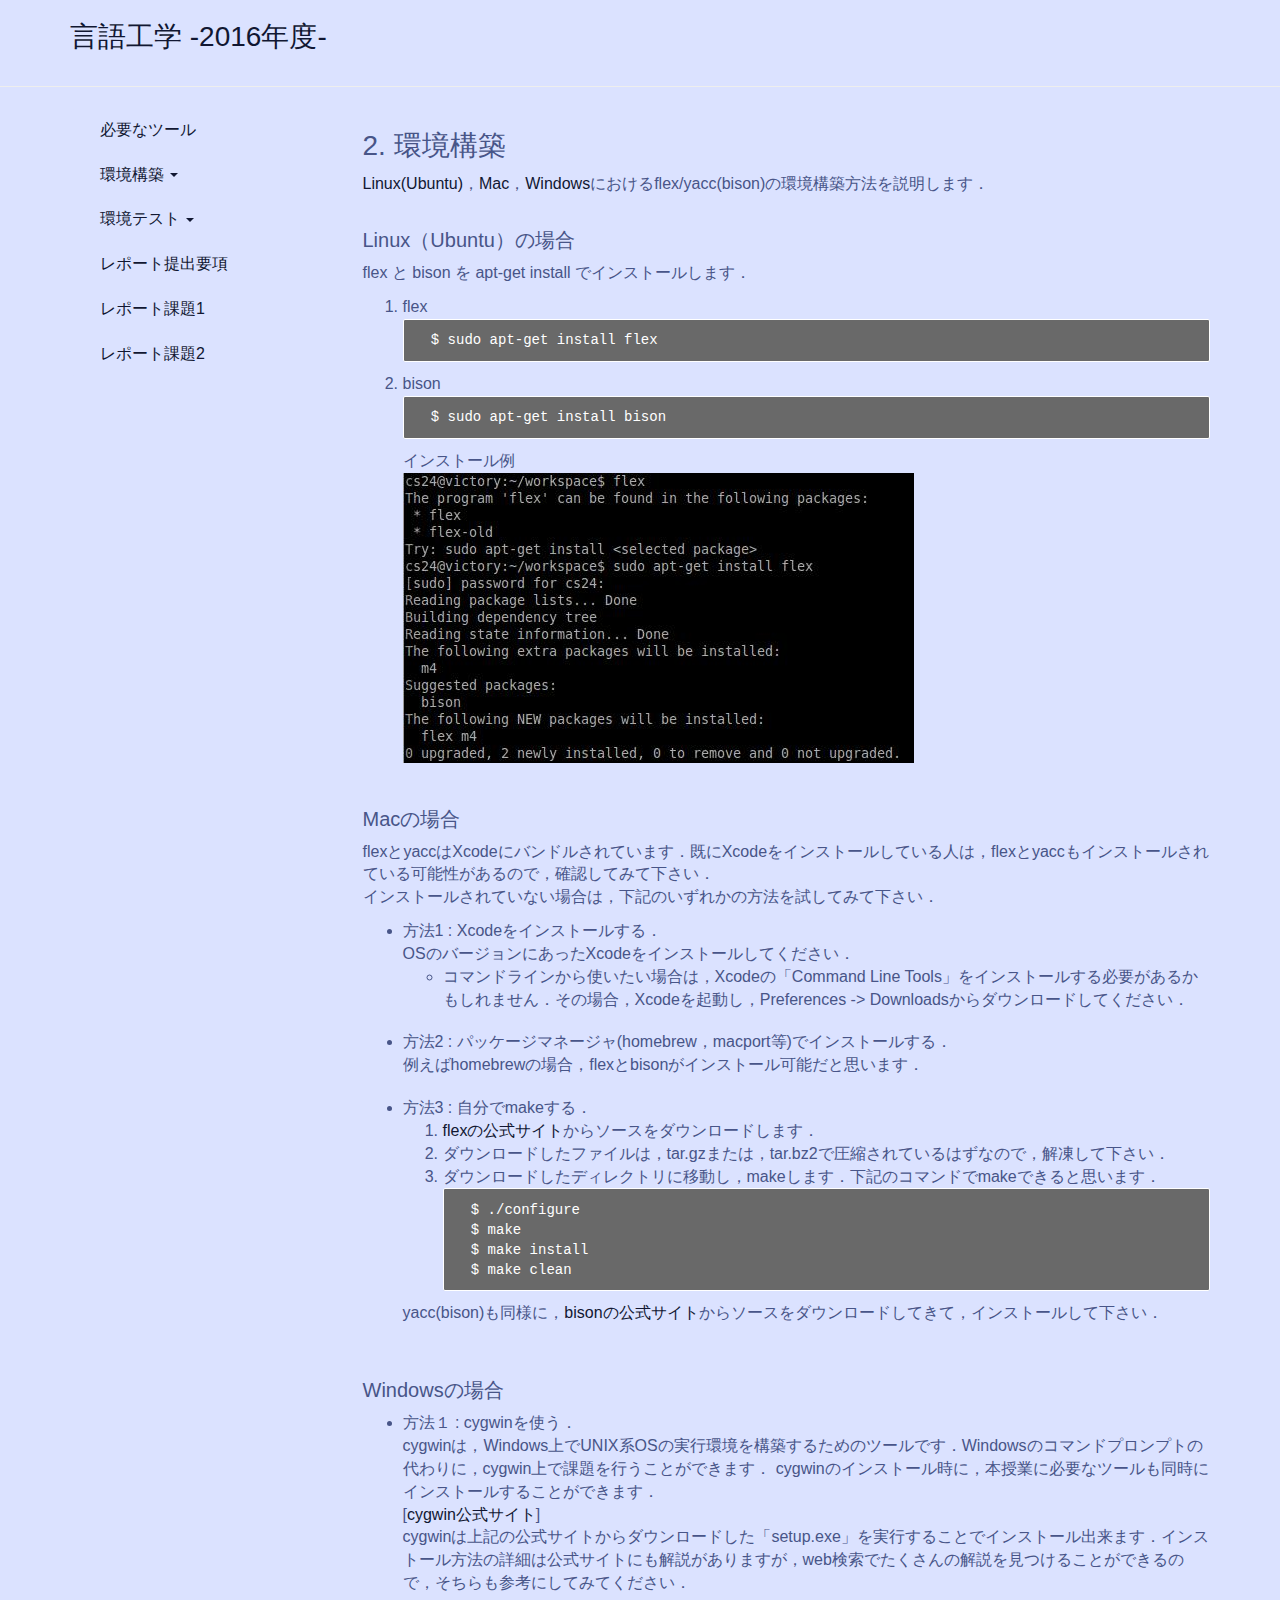
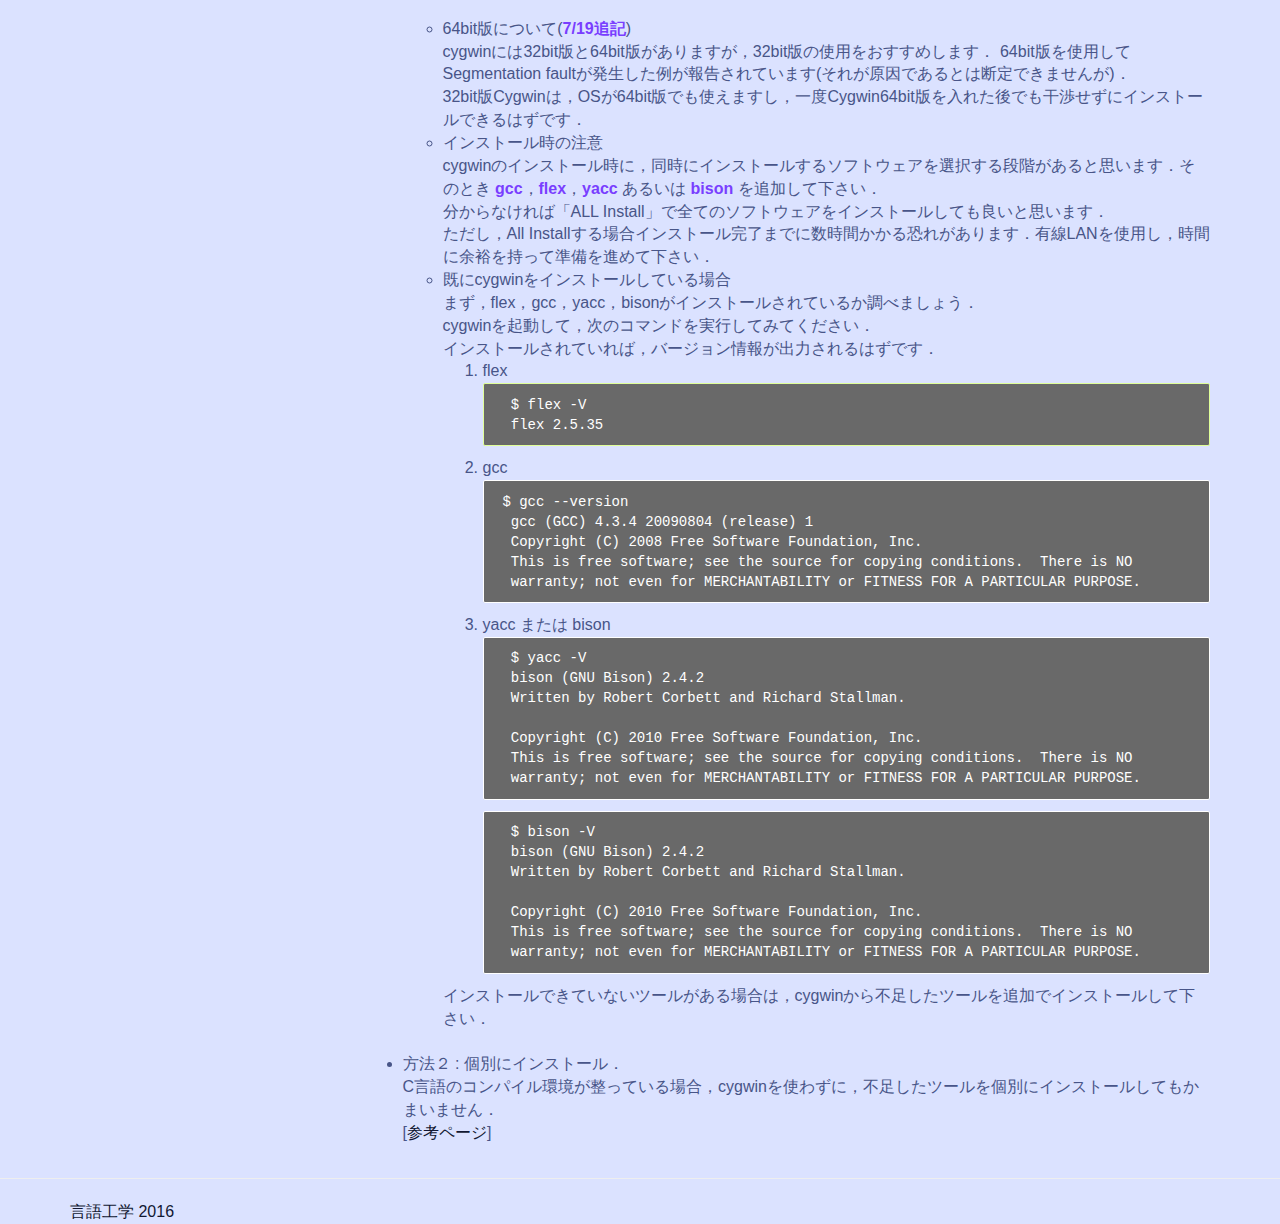
<file: env.html>
<!DOCTYPE html>
<html lang="ja">
  <head>
    <meta charset="utf-8">
    <meta name="description" content="神戸大学情報知能工学科 2015年前期 言語工学 講義ページ">
    <meta name="author" content="Takatori">
    <meta http-equiv="X-UA-Compatible" content="IE=edge">
    <meta name="viewport" content="width=device-width, initial-scale=1">

    <title>言語工学 - 環境構築</title>

    <link href="style.css" rel="stylesheet">
    <link href="common.css" rel="stylesheet">

    <script src="https://ajax.googleapis.com/ajax/libs/jquery/1.11.3/jquery.min.js"></script>
    <script src="js/bootstrap.min.js"></script>
    <script type="text/javascript" src="js/common.js"></script>
  </head>

  <body>

    <header>
      <div class="container">
	<h3><a href="./index.html">言語工学<br class="visible-xs"> -2016年度-</a></h3>
      </div>
    </header>

    <hr>

    <div class="container">
      <div class="row">
	<div class="col-md-3">
	  <div class="menu">
	    <nav class="navbar navbar-default">
	      <div class="navbar-header">
		<button type="button" class="navbar-toggle" data-toggle="collapse" data-target="#gnavi">
		  <span class="sr-only">メニュー</span>
		  <span class="icon-bar"></span>
		  <span class="icon-bar"></span>
		  <span class="icon-bar"></span>
		</button>
	      </div>
	      <div id="gnavi" class="collapse navbar-collapse fix-sidebar">
		<ul class="nav nav-pills nav-stacked" role="complementary">
		  <li>
		    <a href="./tool.html">必要なツール</a>
		  </li>
		  <li class="dropdown">
		    <a class="dropdown-toggle" data-toggle="dropdown" href="./env.html"><span class="link-menu">環境構築</span> <span class="caret"></span></a>
		    <ul class="dropdown-menu pull-right">
		      <li><a href="./env.html#config_linux">Linux（Ubuntu）</a></li>
		      <li><a href="./env.html#config_mac">Mac</a></li>
		      <li><a href="./env.html#config_win">Windows</a></li>
		    </ul>
		  </li>
		  <li class="dropdown">
		    <a class="dropdown-toggle" data-toggle="dropdown" href="./test.html"><span class="link-menu">環境テスト</span> <span class="caret"></span></a>
		    <ul class="dropdown-menu pull-right">
		      <li><a href="./test.html#test_lex">lex</a></li>
		      <li><a href="./test.html#test_yaccbison">yacc/bison</a></li>
		    </ul>
		  </li>
		  <li><a href="./submit.html">レポート提出要項</a></li>
		  <li><a href="./report1.html">レポート課題1</a></li>
		  <li><a href="./report2.html">レポート課題2</a></li>
		</ul>
	      </div>
	    </nav>
	  </div>
	</div>

	<div class="col-md-9">
	  <div class="contents">
	    <h3>2. 環境構築</h3>
	    <div>
	      <a href="#config_linux">Linux(Ubuntu)</a>，<a href="#config_mac">Mac</a>，<a href="#config_win">Windows</a>におけるflex/yacc(bison)の環境構築方法を説明します．
	    </div>

	    <br>

	    <!-- 環境構築 Linux -->
	    <div id="config_linux">
	      <h4>Linux（Ubuntu）の場合</h4>
	      <p>
		flex と bison を apt-get install でインストールします．<br>
	      </p>
	      <ol>
		<li>flex</li>
		<pre class="command">  $ sudo apt-get install flex</pre>
		<li>bison</li>
		<pre class="command">  $ sudo apt-get install bison</pre>
		インストール例<br>
		<img src="./figs/flex1.jpg"/>
	      </ol>
	    </div>

	    <br>

	    <!-- 環境kou/ mac -->
	    <div id="config_mac">
	      <h4>Macの場合</h4>
 	      <p>
		flexとyaccはXcodeにバンドルされています．既にXcodeをインストールしている人は，flexとyaccもインストールされている可能性があるので，確認してみて下さい．<br>
		インストールされていない場合は，下記のいずれかの方法を試してみて下さい．
	      </p>
	      <ul>
		<li style="margin-bottom:20px;">
		  方法1 : Xcodeをインストールする．<br>
		  OSのバージョンにあったXcodeをインストールしてください．<br>
                  <ul>
                    <li>
		      コマンドラインから使いたい場合は，Xcodeの「Command Line Tools」をインストールする必要があるかもしれません．その場合，Xcodeを起動し，Preferences -> Downloadsからダウンロードしてください．
                    </li>
                  </ul>
		</li>
		<li style="margin-bottom:20px;">
		  方法2 : パッケージマネージャ(homebrew，macport等)でインストールする．<br>
		  例えばhomebrewの場合，flexとbisonがインストール可能だと思います．<br>
		</li>
		<li style="margin-bottom:20px;">
		  方法3 : 自分でmakeする．
		  <ol type="1">
		    <li><a href="http://flex.sourceforge.net/">flexの公式サイト</a>からソースをダウンロードします．</li>
		    <li>ダウンロードしたファイルは，tar.gzまたは，tar.bz2で圧縮されているはずなので，解凍して下さい．</li>
		    <li>ダウンロードしたディレクトリに移動し，makeします．下記のコマンドでmakeできると思います．
		      <pre class="command">  $ ./configure
  $ make
  $ make install
  $ make clean</pre>
		    </li>
		  </ol>
		  yacc(bison)も同様に，<a href="http://www.gnu.org/software/bison/">bisonの公式サイト</a>からソースをダウンロードしてきて，インストールして下さい．
		</li>
	      </ul>
	    </div>

	    <br>

	    <!-- 環境構築 Windows -->
	    <div id="config_win">
	      <h4>Windowsの場合</h4>
	      <ul class="width550">
		<li>
		  方法１ : cygwinを使う．<br>
		  cygwinは，Windows上でUNIX系OSの実行環境を構築するためのツールです．Windowsのコマンドプロンプトの代わりに，cygwin上で課題を行うことができます．
		  cygwinのインストール時に，本授業に必要なツールも同時にインストールすることができます．<br>
		  [<a href="http://www.cygwin.com/">cygwin公式サイト</a>]<br>
		  cygwinは上記の公式サイトからダウンロードした「setup.exe」を実行することでインストール出来ます．インストール方法の詳細は公式サイトにも解説がありますが，web検索でたくさんの解説を見つけることができるので，そちらも参考にしてみてください．<br><br>

                  <ul>
                    <li>
                      64bit版について(<strong>7/19追記</strong>)
                      <br>
                      cygwinには32bit版と64bit版がありますが，32bit版の使用をおすすめします．
                      64bit版を使用してSegmentation faultが発生した例が報告されています(それが原因であるとは断定できませんが)．<br>
                      32bit版Cygwinは，OSが64bit版でも使えますし，一度Cygwin64bit版を入れた後でも干渉せずにインストールできるはずです．
                    </li>
		    <li>
                      インストール時の注意<br>
		      cygwinのインストール時に，同時にインストールするソフトウェアを選択する段階があると思います．そのとき <strong>gcc</strong>，<strong>flex</strong>，<strong>yacc</strong> あるいは <strong>bison</strong> を追加して下さい．<br>
		      分からなければ「ALL Install」で全てのソフトウェアをインストールしても良いと思います．<br>
		      ただし，All Installする場合インストール完了までに数時間かかる恐れがあります．有線LANを使用し，時間に余裕を持って準備を進めて下さい．<br>
                    </li>
		    <li>
                      既にcygwinをインストールしている場合<br>
		      まず，flex，gcc，yacc，bisonがインストールされているか調べましょう．<br>
		      cygwinを起動して，次のコマンドを実行してみてください．<br>
		      インストールされていれば，バージョン情報が出力されるはずです．<br>
		      <ol>
		        <li>flex</li>
		        <pre class="command color4">  $ flex -V
  flex 2.5.35</pre>
		        <li>gcc</li>
		        <pre class="command"> $ gcc --version
  gcc (GCC) 4.3.4 20090804 (release) 1
  Copyright (C) 2008 Free Software Foundation, Inc.
  This is free software; see the source for copying conditions.  There is NO
  warranty; not even for MERCHANTABILITY or FITNESS FOR A PARTICULAR PURPOSE.</pre>
		        <li>yacc または bison</li>
		        <pre class="command">  $ yacc -V
  bison (GNU Bison) 2.4.2
  Written by Robert Corbett and Richard Stallman.

  Copyright (C) 2010 Free Software Foundation, Inc.
  This is free software; see the source for copying conditions.  There is NO
  warranty; not even for MERCHANTABILITY or FITNESS FOR A PARTICULAR PURPOSE.</pre>
		        <pre class="command">  $ bison -V
  bison (GNU Bison) 2.4.2
  Written by Robert Corbett and Richard Stallman.

  Copyright (C) 2010 Free Software Foundation, Inc.
  This is free software; see the source for copying conditions.  There is NO
  warranty; not even for MERCHANTABILITY or FITNESS FOR A PARTICULAR PURPOSE.</pre>
		      </ol>
		      インストールできていないツールがある場合は，cygwinから不足したツールを追加でインストールして下さい．<br> <br>
                    </li>
                  </ul>
		</li>
		<li>
		  方法２ : 個別にインストール．<br>
		  C言語のコンパイル環境が整っている場合，cygwinを使わずに，不足したツールを個別にインストールしてもかまいません．<br>
		  [<a href="http://stackoverflow.com/questions/5456011/how-to-compile-lex-yacc-files-on-windows" target="_blank">参考ページ</a>]
		</li>
	      </ul>

	    </div>
	  </div>
	</div>

      </div>

    </div>

    <hr>

    <footer>
      <div class="container">
	<a href="./index.html">言語工学 2016</a><br>
      </div>
    </footer>

  </body>

</html>
</file>
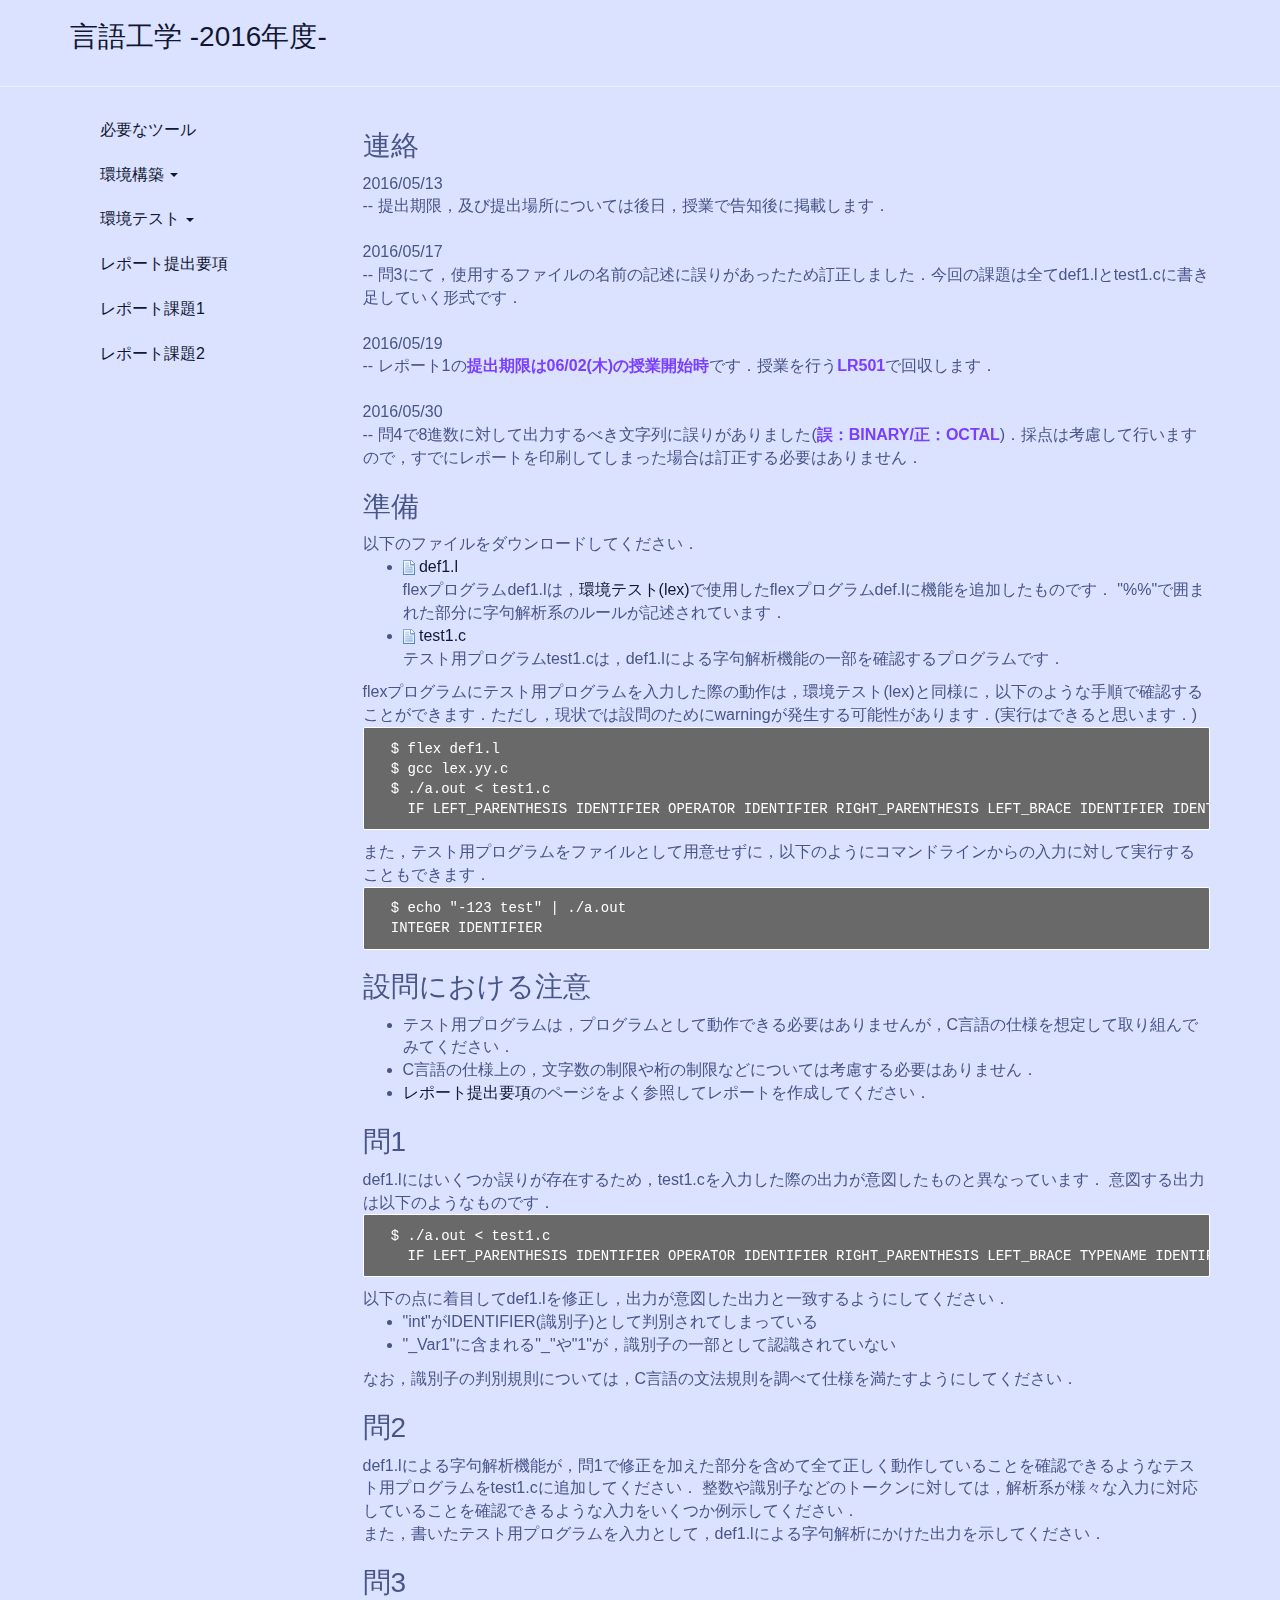
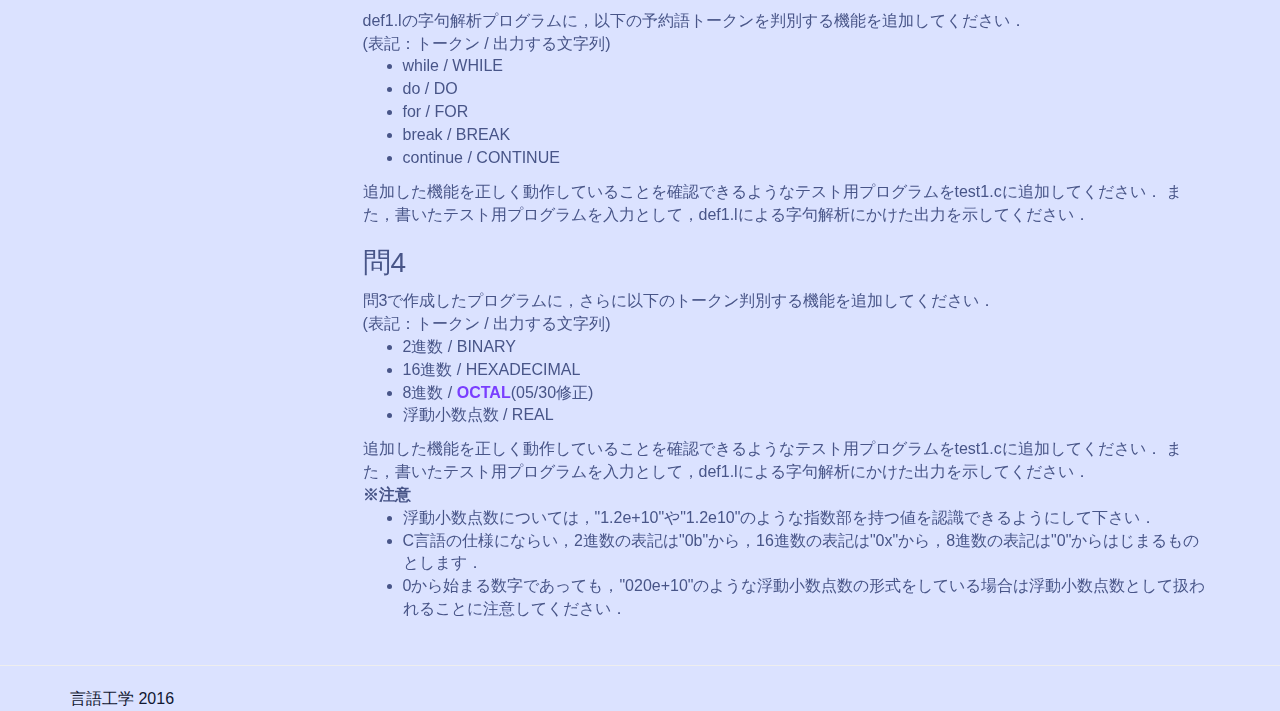
<file: report1.html>
<!DOCTYPE html>
<html lang="ja">
  <head>
    <meta charset="utf-8">
    <meta name="description" content="神戸大学情報知能工学科 2015年前期 言語工学 講義ページ">
    <meta name="author" content="Takatori">
    <meta http-equiv="X-UA-Compatible" content="IE=edge">
    <meta name="viewport" content="width=device-width, initial-scale=1">

    <title>言語工学 - レポート課題1</title>

    <link href="style.css" rel="stylesheet">
    <link href="common.css" rel="stylesheet">

    <script src="https://ajax.googleapis.com/ajax/libs/jquery/1.11.3/jquery.min.js"></script>
    <script src="js/bootstrap.min.js"></script>
    <script type="text/javascript" src="js/common.js"></script>
  </head>

  <body>

    <header>
      <div class="container">
	<h3><a href="./index.html">言語工学<br class="visible-xs"> -2016年度-</a></h3>
      </div>
    </header>

    <hr>

    <div class="container">
      <div class="row">
	<div class="col-md-3">
	  <div class="menu">
            <nav class="navbar navbar-default">
	      <div class="navbar-header">
		<button type="button" class="navbar-toggle" data-toggle="collapse" data-target="#gnavi">
		  <span class="sr-only">メニュー</span>
		  <span class="icon-bar"></span>
		  <span class="icon-bar"></span>
		  <span class="icon-bar"></span>
		</button>
	      </div>
	      <div id="gnavi" class="collapse navbar-collapse fix-sidebar">
		<ul class="nav nav-pills nav-stacked" role="complementary">
		  <li>
		    <a href="./tool.html">必要なツール</a>
		  </li>
		  <li class="dropdown">
		    <a class="dropdown-toggle" data-toggle="dropdown" href="./env.html"><span class="link-menu">環境構築</span> <span class="caret"></span></a>
		    <ul class="dropdown-menu pull-right">
		      <li><a href="./env.html#config_linux">Linux（Ubuntu）</a></li>
		      <li><a href="./env.html#config_mac">Mac</a></li>
		      <li><a href="./env.html#config_win">Windows</a></li>
		    </ul>
		  </li>
		  <li class="dropdown">
		    <a class="dropdown-toggle" data-toggle="dropdown" href="./test.html"><span class="link-menu">環境テスト</span> <span class="caret"></span></a>
		    <ul class="dropdown-menu pull-right">
		      <li><a href="./test.html#test_lex">lex</a></li>
		      <li><a href="./test.html#test_yaccbison">yacc/bison</a></li>
		    </ul>
		  </li>
		  <li><a href="./submit.html">レポート提出要項</a></li>
		  <li><a href="./report1.html">レポート課題1</a></li>
		  <li><a href="./report2.html">レポート課題2</a></li>
		</ul>
	      </div>
	    </nav>
	  </div>
	</div>

	<div class="col-md-9">
	  <div class="contents">
	    <h3>連絡</h3>
	    2016/05/13<br>
	    -- 提出期限，及び提出場所については後日，授業で告知後に掲載します．<br>
            <br>
	    2016/05/17<br>
	    -- 問3にて，使用するファイルの名前の記述に誤りがあったため訂正しました．今回の課題は全てdef1.lとtest1.cに書き足していく形式です．<br>
            <br>
	    2016/05/19<br>
	    -- レポート1の<strong>提出期限は06/02(木)の授業開始時</strong>です．授業を行う<strong>LR501</strong>で回収します．<br>
            <br>
	    2016/05/30<br>
	    -- 問4で8進数に対して出力するべき文字列に誤りがありました(<strong>誤：BINARY/正：OCTAL</strong>)．採点は考慮して行いますので，すでにレポートを印刷してしまった場合は訂正する必要はありません．

	    <h3>準備</h3>
	    以下のファイルをダウンロードしてください．
	    <ul>
	      <li><a href="./src/def1.l" target="_blank"><img src="./figs/ico_file2a_4.gif"> def1.l</a><br>
		flexプログラムdef1.lは，<a href="">環境テスト(lex)</a>で使用したflexプログラムdef.lに機能を追加したものです．
		"%%"で囲まれた部分に字句解析系のルールが記述されています．</li>
	      <li><a href="./src/test1.c" target="_blank"><img src="./figs/ico_file2a_4.gif"> test1.c</a><br>
		テスト用プログラムtest1.cは，def1.lによる字句解析機能の一部を確認するプログラムです．</li>
	    </ul>

	    flexプログラムにテスト用プログラムを入力した際の動作は，環境テスト(lex)と同様に，以下のような手順で確認することができます．ただし，現状では設問のためにwarningが発生する可能性があります．(実行はできると思います．)
	    <pre class="command">
  $ flex def1.l
  $ gcc lex.yy.c
  $ ./a.out < test1.c
    IF LEFT_PARENTHESIS IDENTIFIER OPERATOR IDENTIFIER RIGHT_PARENTHESIS LEFT_BRACE IDENTIFIER IDENTIFIER SEMICOLON IDENTIFIER _IDENTIFIER INTEGER OPERATOR INTEGER SEMICOLON IDENTIFIER OPERATOR _IDENTIFIER INTEGER SEMICOLON RIGHT_BRACE</pre>

	    また，テスト用プログラムをファイルとして用意せずに，以下のようにコマンドラインからの入力に対して実行することもできます．
	    <pre class="command">
  $ echo "-123 test" | ./a.out
  INTEGER IDENTIFIER</pre>

	    <h3>設問における注意</h3>
	    <ul>
	      <li>テスト用プログラムは，プログラムとして動作できる必要はありませんが，C言語の仕様を想定して取り組んでみてください．</li>
	      <li>C言語の仕様上の，文字数の制限や桁の制限などについては考慮する必要はありません．</li>
	      <li><a href="./submit.html">レポート提出要項</a>のページをよく参照してレポートを作成してください．
	    </ul>

	    <h3>問1</h3>
	    def1.lにはいくつか誤りが存在するため，test1.cを入力した際の出力が意図したものと異なっています．
	    意図する出力は以下のようなものです．
	    <pre class="command">
  $ ./a.out < test1.c
    IF LEFT_PARENTHESIS IDENTIFIER OPERATOR IDENTIFIER RIGHT_PARENTHESIS LEFT_BRACE TYPENAME IDENTIFIER SEMICOLON TYPENAME IDENTIFIER OPERATOR INTEGER SEMICOLON IDENTIFIER OPERATOR IDENTIFIER SEMICOLON RIGHT_BRACE</pre>
	    以下の点に着目してdef1.lを修正し，出力が意図した出力と一致するようにしてください．
	    <ul>
	      <li>"int"がIDENTIFIER(識別子)として判別されてしまっている</li>
	      <li>"_Var1"に含まれる"_"や"1"が，識別子の一部として認識されていない</li>
	    </ul>
	    なお，識別子の判別規則については，C言語の文法規則を調べて仕様を満たすようにしてください．

	    <h3>問2</h3>
	    def1.lによる字句解析機能が，問1で修正を加えた部分を含めて全て正しく動作していることを確認できるようなテスト用プログラムをtest1.cに追加してください．
	    整数や識別子などのトークンに対しては，解析系が様々な入力に対応していることを確認できるような入力をいくつか例示してください．<br>
	    また，書いたテスト用プログラムを入力として，def1.lによる字句解析にかけた出力を示してください．

	    <h3>問3</h3>
	    def1.lの字句解析プログラムに，以下の予約語トークンを判別する機能を追加してください．<br>
	    (表記：トークン / 出力する文字列)
	    <ul>
	      <li>while / WHILE</li>
	      <li>do / DO</li>
	      <li>for / FOR</li>
	      <li>break / BREAK</li>
	      <li>continue / CONTINUE</li>
	    </ul>
	    追加した機能を正しく動作していることを確認できるようなテスト用プログラムをtest1.cに追加してください．
	    また，書いたテスト用プログラムを入力として，def1.lによる字句解析にかけた出力を示してください．

	    <h3>問4</h3>
	    問3で作成したプログラムに，さらに以下のトークン判別する機能を追加してください．<br>
	    (表記：トークン / 出力する文字列)
	    <ul>
	      <li>2進数 / BINARY</li>
	      <li>16進数 / HEXADECIMAL</li>
	      <li>8進数 / <strong>OCTAL</strong>(05/30修正)</li>
	      <li>浮動小数点数 / REAL</li>
	    </ul>
	    追加した機能を正しく動作していることを確認できるようなテスト用プログラムをtest1.cに追加してください．
	    また，書いたテスト用プログラムを入力として，def1.lによる字句解析にかけた出力を示してください．
	    <dl>
	      <dt>※注意</dt>
	      <dd>
		<ul>
		  <li>浮動小数点数については，"1.2e+10"や"1.2e10"のような指数部を持つ値を認識できるようにして下さい．</li>

		  <li>C言語の仕様にならい，2進数の表記は"0b"から，16進数の表記は"0x"から，8進数の表記は"0"からはじまるものとします．</li>
		  <li>0から始まる数字であっても，"020e+10"のような浮動小数点数の形式をしている場合は浮動小数点数として扱われることに注意してください．</li>
		</ul>
	      </dd>
	    </dl>

	  </div>
	</div>

      </div>
    </div>
    <hr>
    <footer>
      <div class="container">
	<a href="./index.html">言語工学 2016</a><br>
      </div>
    </footer>

  </body>

</html>
</file>
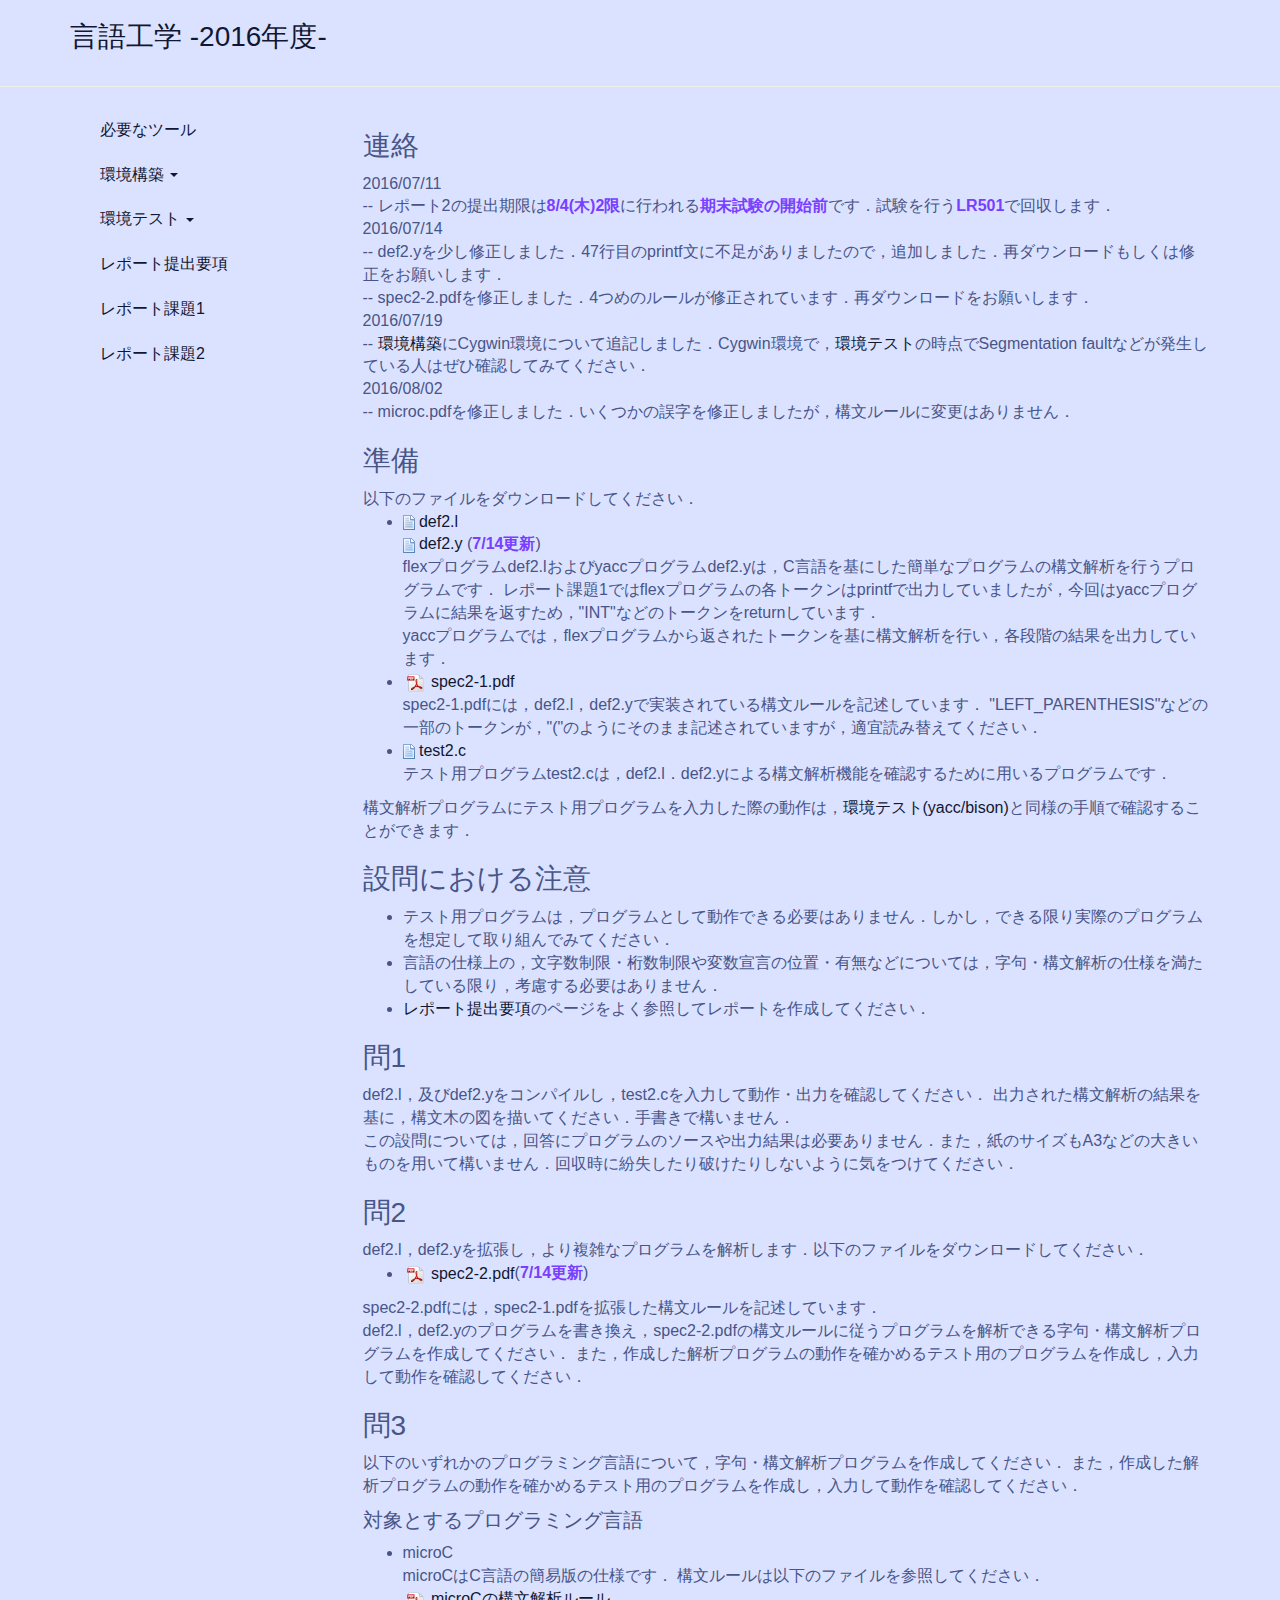
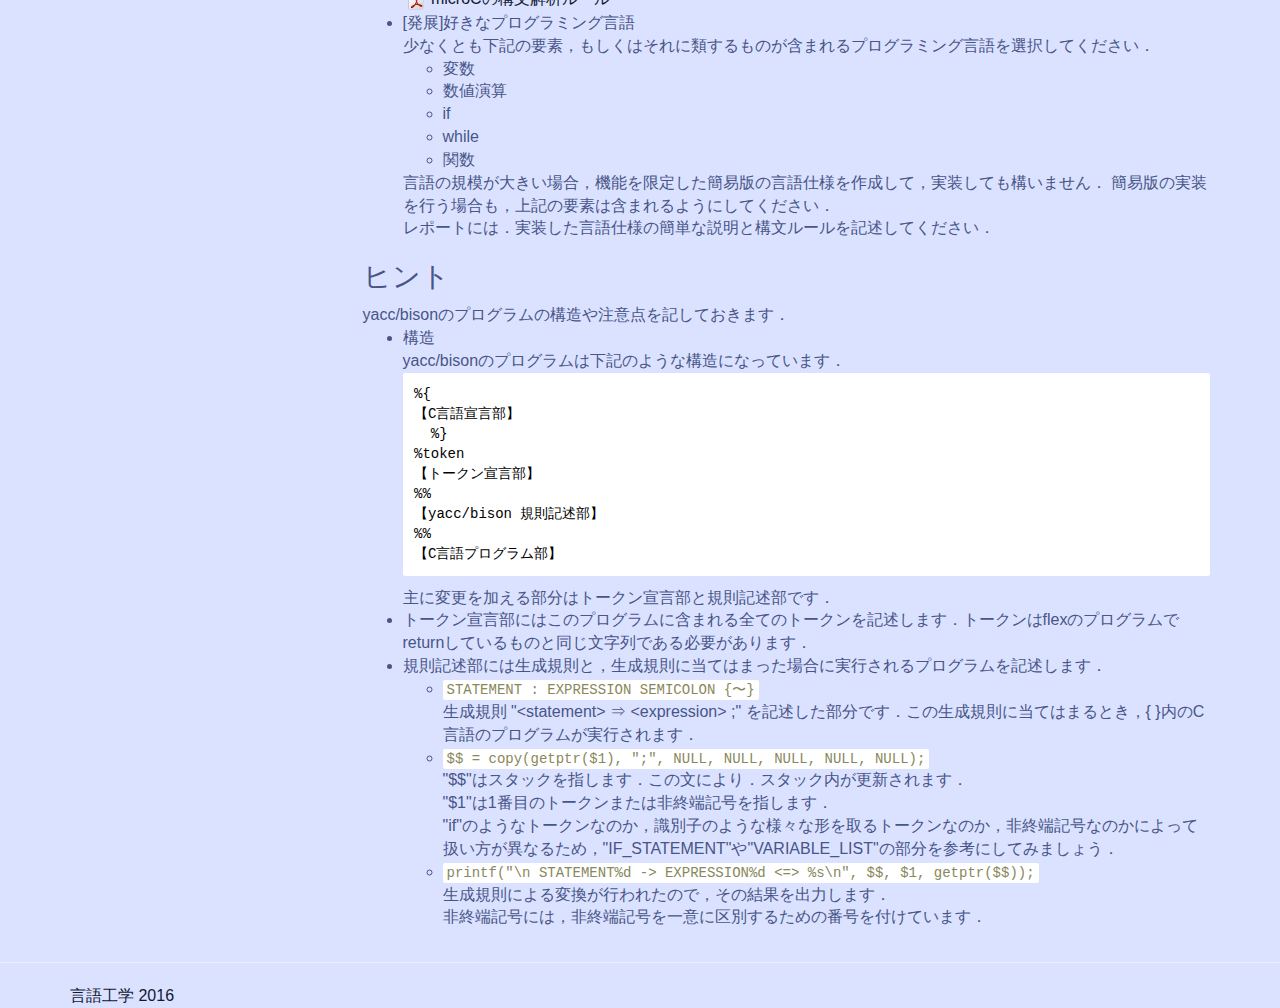
<file: report2.html>
<!DOCTYPE html>
<html lang="ja">
  <head>
    <meta charset="utf-8">
    <meta name="description" content="神戸大学情報知能工学科 2015年前期 言語工学 講義ページ">
    <meta name="author" content="Takatori">
    <meta http-equiv="X-UA-Compatible" content="IE=edge">
    <meta name="viewport" content="width=device-width, initial-scale=1">

    <title>言語工学 - レポート課題2</title>

    <link href="style.css" rel="stylesheet">
    <link href="common.css" rel="stylesheet">

    <script src="https://ajax.googleapis.com/ajax/libs/jquery/1.11.3/jquery.min.js"></script>
    <script src="js/bootstrap.min.js"></script>
    <script type="text/javascript" src="js/common.js"></script>
  </head>

  <body>

    <header>
      <div class="container">
	<h3><a href="./index.html">言語工学<br class="visible-xs"> -2016年度-</a></h3>
      </div>
    </header>

    <hr>

    <div class="container">
      <div class="row">
	<div class="col-md-3">
	  <div class="menu">
            <nav class="navbar navbar-default">
	      <div class="navbar-header">
		<button type="button" class="navbar-toggle" data-toggle="collapse" data-target="#gnavi">
		  <span class="sr-only">メニュー</span>
		  <span class="icon-bar"></span>
		  <span class="icon-bar"></span>
		  <span class="icon-bar"></span>
		</button>
	      </div>
	      <div id="gnavi" class="collapse navbar-collapse fix-sidebar">
		<ul class="nav nav-pills nav-stacked" role="complementary">
		  <li>
		    <a href="./tool.html">必要なツール</a>
		  </li>
		  <li class="dropdown">
		    <a class="dropdown-toggle" data-toggle="dropdown" href="./env.html"><span class="link-menu">環境構築</span> <span class="caret"></span></a>
		    <ul class="dropdown-menu pull-right">
		      <li><a href="./env.html#config_linux">Linux（Ubuntu）</a></li>
		      <li><a href="./env.html#config_mac">Mac</a></li>
		      <li><a href="./env.html#config_win">Windows</a></li>
		    </ul>
		  </li>
		  <li class="dropdown">
		    <a class="dropdown-toggle" data-toggle="dropdown" href="./test.html"><span class="link-menu">環境テスト</span> <span class="caret"></span></a>
		    <ul class="dropdown-menu pull-right">
		      <li><a href="./test.html#test_lex">lex</a></li>
		      <li><a href="./test.html#test_yaccbison">yacc/bison</a></li>
		    </ul>
		  </li>
		  <li><a href="./submit.html">レポート提出要項</a></li>
		  <li><a href="./report1.html">レポート課題1</a></li>
		  <li><a href="./report2.html">レポート課題2</a></li>
		</ul>
	      </div>
	    </nav>
	  </div>
	</div>

	<div class="col-md-9">
	  <div class="contents">
	    <h3>連絡</h3>
	    2016/07/11<br>
	    -- レポート2の提出期限は<strong>8/4(木)2限</strong>に行われる<strong>期末試験の開始前</strong>です．試験を行う<strong>LR501</strong>で回収します．<br>
	    2016/07/14<br>
	    -- def2.yを少し修正しました．47行目のprintf文に不足がありましたので，追加しました．再ダウンロードもしくは修正をお願いします．<br>
	    -- spec2-2.pdfを修正しました．4つめのルールが修正されています．再ダウンロードをお願いします．<br>
	    2016/07/19<br>
	    -- <a href="./env.html#config_win">環境構築</a>にCygwin環境について追記しました．Cygwin環境で，<a href="./test.html#test_yaccbison">環境テスト</a>の時点でSegmentation faultなどが発生している人はぜひ確認してみてください．<br>
	    2016/08/02<br>
	    -- microc.pdfを修正しました．いくつかの誤字を修正しましたが，構文ルールに変更はありません．<br>

	    <h3>準備</h3>
	    以下のファイルをダウンロードしてください．
	    <ul>
	      <li>
                <a href="./src/def2.l" target="_blank"><img src="./figs/ico_file2a_4.gif"> def2.l</a><br>
                <a href="./src/def2.y" target="_blank"><img src="./figs/ico_file2a_4.gif"> def2.y</a> (<strong>7/14更新</strong>)<br>
		flexプログラムdef2.lおよびyaccプログラムdef2.yは，C言語を基にした簡単なプログラムの構文解析を行うプログラムです．
                レポート課題1ではflexプログラムの各トークンはprintfで出力していましたが，今回はyaccプログラムに結果を返すため，"INT"などのトークンをreturnしています．<br>
                yaccプログラムでは，flexプログラムから返されたトークンを基に構文解析を行い，各段階の結果を出力しています．

              </li>
              <li>
                <a href="./doc/spec2-1.pdf" target="_blank"><img src="./figs/icon_1r_24.png"> spec2-1.pdf</a><br>
                spec2-1.pdfには，def2.l，def2.yで実装されている構文ルールを記述しています．
                "LEFT_PARENTHESIS"などの一部のトークンが，"("のようにそのまま記述されていますが，適宜読み替えてください．
              </li>
	      <li>
                <a href="./src/test2.c" target="_blank"><img src="./figs/ico_file2a_4.gif"> test2.c</a><br>
		テスト用プログラムtest2.cは，def2.l．def2.yによる構文解析機能を確認するために用いるプログラムです．
              </li>
            </ul>
	    構文解析プログラムにテスト用プログラムを入力した際の動作は，<a href="./test.html#test_yaccbison">環境テスト(yacc/bison)</a>と同様の手順で確認することができます．

	    <h3>設問における注意</h3>
	    <ul>
	      <li>テスト用プログラムは，プログラムとして動作できる必要はありません．しかし，できる限り実際のプログラムを想定して取り組んでみてください．</li>
	      <li>言語の仕様上の，文字数制限・桁数制限や変数宣言の位置・有無などについては，字句・構文解析の仕様を満たしている限り，考慮する必要はありません．</li>
	      <li><a href="./submit.html">レポート提出要項</a>のページをよく参照してレポートを作成してください．
	    </ul>

	    <h3>問1</h3>
            def2.l，及びdef2.yをコンパイルし，test2.cを入力して動作・出力を確認してください．
            出力された構文解析の結果を基に，構文木の図を描いてください．手書きで構いません．<br>
            この設問については，回答にプログラムのソースや出力結果は必要ありません．また，紙のサイズもA3などの大きいものを用いて構いません．回収時に紛失したり破けたりしないように気をつけてください．


            <h3>問2</h3>
            def2.l，def2.yを拡張し，より複雑なプログラムを解析します．以下のファイルをダウンロードしてください．<br>
            <ul><li><a href="./doc/spec2-2.pdf" target="_blank"><img src="./figs/icon_1r_24.png"> spec2-2.pdf</a>(<strong>7/14更新</strong>)</li></ul>
            spec2-2.pdfには，spec2-1.pdfを拡張した構文ルールを記述しています．<br>
            def2.l，def2.yのプログラムを書き換え，spec2-2.pdfの構文ルールに従うプログラムを解析できる字句・構文解析プログラムを作成してください．
            また，作成した解析プログラムの動作を確かめるテスト用のプログラムを作成し，入力して動作を確認してください．<br>

            <h3>問3</h3>
            以下のいずれかのプログラミング言語について，字句・構文解析プログラムを作成してください．
            また，作成した解析プログラムの動作を確かめるテスト用のプログラムを作成し，入力して動作を確認してください．<br>

            <h4>対象とするプログラミング言語</h4>
            <ul>
              <li>microC<br>
                microCはC言語の簡易版の仕様です．
                構文ルールは以下のファイルを参照してください．<br>
                <a href="./doc/microc.pdf" target="_blank"><img src="./figs/icon_1r_24.png"> microCの構文解析ルール</a>
              </li>
              <li>[発展]好きなプログラミング言語<br>
                少なくとも下記の要素，もしくはそれに類するものが含まれるプログラミング言語を選択してください．
                <ul>
                  <li>変数</li>
                  <li>数値演算</li>
                  <li>if</li>
                  <li>while</li>
                  <li>関数</li>
                </ul>
                言語の規模が大きい場合，機能を限定した簡易版の言語仕様を作成して，実装しても構いません．
                簡易版の実装を行う場合も，上記の要素は含まれるようにしてください．<br>
                レポートには．実装した言語仕様の簡単な説明と構文ルールを記述してください．</li>
            </ul>


            <h3>ヒント</h3>
            yacc/bisonのプログラムの構造や注意点を記しておきます．
            <ul>
              <li>構造<br>
                yacc/bisonのプログラムは下記のような構造になっています．
                <pre class="code" title="yacc">
%{
【C言語宣言部】
  %}
%token
【トークン宣言部】
%%
【yacc/bison 規則記述部】
%%
【C言語プログラム部】</pre>
                主に変更を加える部分はトークン宣言部と規則記述部です．<br>
                <li>トークン宣言部にはこのプログラムに含まれる全てのトークンを記述します．トークンはflexのプログラムでreturnしているものと同じ文字列である必要があります．</li>
                <li>規則記述部には生成規則と，生成規則に当てはまった場合に実行されるプログラムを記述します．
                  <ul>
                    <li>
                      <code>STATEMENT : EXPRESSION SEMICOLON {〜}</code><br>
                      生成規則 "&lt;statement&gt; &rArr; &lt;expression&gt; ;" を記述した部分です．この生成規則に当てはまるとき，{ }内のC言語のプログラムが実行されます．
                    </li>
                    <li>
                      <code>$$ = copy(getptr($1), ";", NULL, NULL, NULL, NULL, NULL);</code><br>
                      "$$"はスタックを指します．この文により．スタック内が更新されます．<br>
                      "$1"は1番目のトークンまたは非終端記号を指します．<br>
                      "if"のようなトークンなのか，識別子のような様々な形を取るトークンなのか，非終端記号なのかによって扱い方が異なるため，"IF_STATEMENT"や"VARIABLE_LIST"の部分を参考にしてみましょう．
                    </li>
                    <li>
                      <code>printf("\n STATEMENT%d -> EXPRESSION%d <=> %s\n", $$, $1, getptr($$));</code><br>
                      生成規則による変換が行われたので，その結果を出力します．<br>
                      非終端記号には，非終端記号を一意に区別するための番号を付けています．
                    </li>


                  </ul>
                </li>
            </ul>


	  </div>
	</div>

      </div>
    </div>

    <hr>

    <footer>
      <div class="container">
	<a href="./index.html">言語工学 2016</a><br>
      </div>
    </footer>

  </body>

</html>
</file>
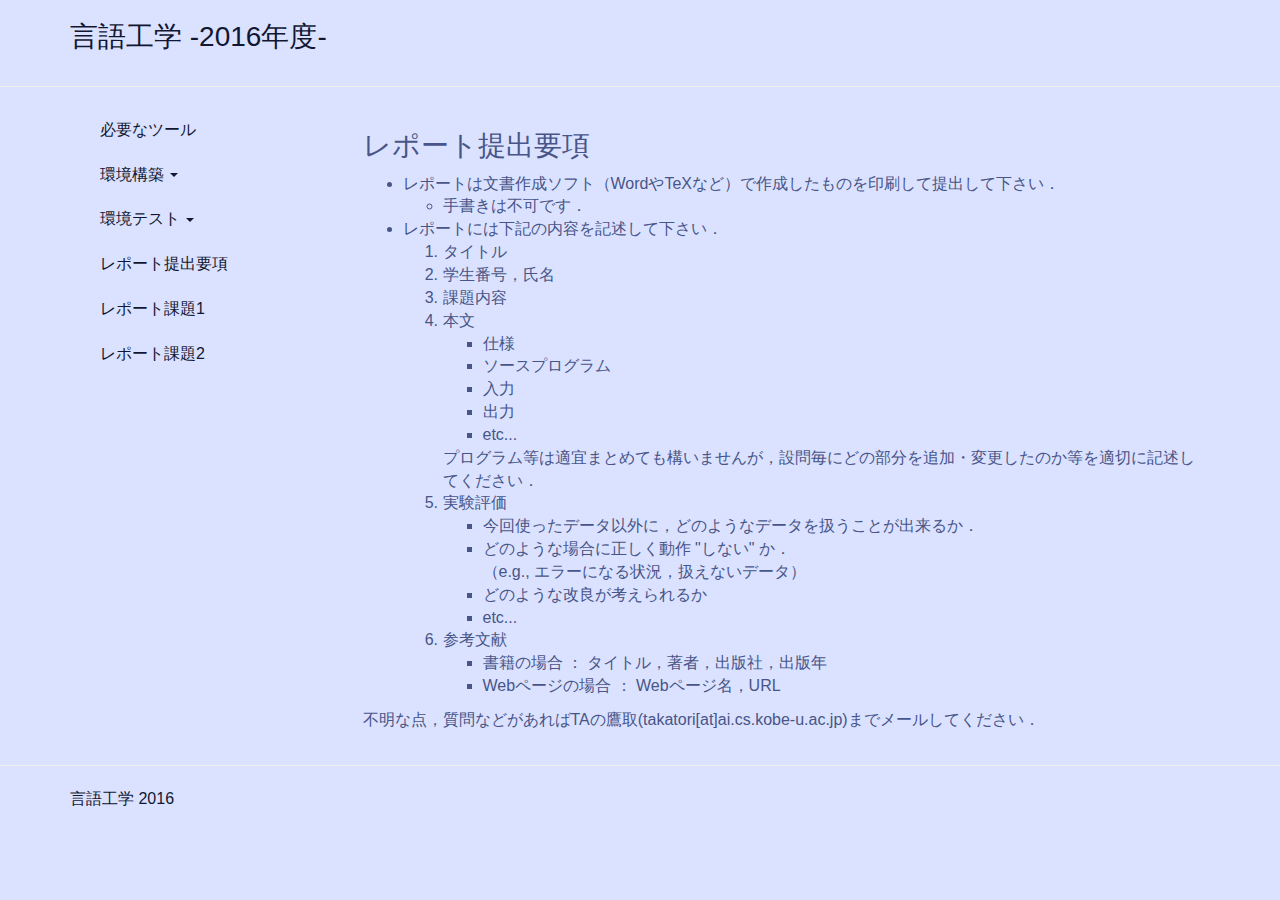
<file: submit.html>
<!DOCTYPE html>
<html lang="ja">
  <head>
    <meta charset="utf-8">
    <meta name="description" content="神戸大学情報知能工学科 2015年前期 言語工学 講義ページ">
    <meta name="author" content="Takatori">
    <meta http-equiv="X-UA-Compatible" content="IE=edge">
    <meta name="viewport" content="width=device-width, initial-scale=1">

    <title>言語工学 - レポート提出要綱</title>

    <link href="style.css" rel="stylesheet">
    <link href="common.css" rel="stylesheet">

    <script src="https://ajax.googleapis.com/ajax/libs/jquery/1.11.3/jquery.min.js"></script>
    <script src="js/bootstrap.min.js"></script>
    <script type="text/javascript" src="js/common.js"></script>
  </head>

  <body>

    <header>
      <div class="container">
	<h3><a href="./index.html">言語工学<br class="visible-xs"> -2016年度-</a></h3>
      </div>
    </header>

    <hr>

    <div class="container">
      <div class="row">
	<div class="col-md-3">
	  <div class="menu">
            <nav class="navbar navbar-default">
	      <div class="navbar-header">
		<button type="button" class="navbar-toggle" data-toggle="collapse" data-target="#gnavi">
		  <span class="sr-only">メニュー</span>
		  <span class="icon-bar"></span>
		  <span class="icon-bar"></span>
		  <span class="icon-bar"></span>
		</button>
	      </div>
	      <div id="gnavi" class="collapse navbar-collapse fix-sidebar">
		<ul class="nav nav-pills nav-stacked" role="complementary">
		  <li>
		    <a href="./tool.html">必要なツール</a>
		  </li>
		  <li class="dropdown">
		    <a class="dropdown-toggle" data-toggle="dropdown" href="./env.html"><span class="link-menu">環境構築</span> <span class="caret"></span></a>
		    <ul class="dropdown-menu pull-right">
		      <li><a href="./env.html#config_linux">Linux（Ubuntu）</a></li>
		      <li><a href="./env.html#config_mac">Mac</a></li>
		      <li><a href="./env.html#config_win">Windows</a></li>
		    </ul>
		  </li>
		  <li class="dropdown">
		    <a class="dropdown-toggle" data-toggle="dropdown" href="./test.html"><span class="link-menu">環境テスト</span> <span class="caret"></span></a>
		    <ul class="dropdown-menu pull-right">
		      <li><a href="./test.html#test_lex">lex</a></li>
		      <li><a href="./test.html#test_yaccbison">yacc/bison</a></li>
		    </ul>
		  </li>
		  <li><a href="./submit.html">レポート提出要項</a></li>
		  <li><a href="./report1.html">レポート課題1</a></li>
		  <li><a href="./report2.html">レポート課題2</a></li>
		</ul>
	      </div>
	    </nav>
	  </div>
	</div>

	<div class="col-md-9">
	  <div class="contents">
	  <h3>レポート提出要項</h3>
	  <p>
	    <ul>
	      <li>
		レポートは文書作成ソフト（WordやTeXなど）で作成したものを印刷して提出して下さい．
		<ul><li>手書きは不可です．</li></ul>
	      </li>
	      <li>
		レポートには下記の内容を記述して下さい．
		<ol>
		  <li>タイトル</li>
		  <li>学生番号，氏名</li>
		  <li>課題内容</li>
		  <li>本文
		    <ul>
		      <li>仕様</li>
		      <li>ソースプログラム</li>
		      <li>入力</li>
		      <li>出力</li>
		      <li>etc...</li>
		    </ul>
		    プログラム等は適宜まとめても構いませんが，設問毎にどの部分を追加・変更したのか等を適切に記述してください．
		  </li>
		  <li>実験評価
		    <ul>
		      <li>今回使ったデータ以外に，どのようなデータを扱うことが出来るか．</li>
		      <li>どのような場合に正しく動作 "しない" か．<br>
			（e.g., エラーになる状況，扱えないデータ）</li>
		      <li>どのような改良が考えられるか</li>
		      <li>etc...</li>
		    </ul>
		  </li>
		  <li>参考文献
		    <ul>
		      <li>書籍の場合 ： タイトル，著者，出版社，出版年</li>
		      <li>Webページの場合 ： Webページ名，URL</li>
		    </ul>
		  </li>
		</ol>
	    </ul>
	    不明な点，質問などがあればTAの鷹取(takatori[at]ai.cs.kobe-u.ac.jp)までメールしてください．
	  </p>


	  </div>
	</div>

      </div>
    </div>
    <hr>
    <footer>
      <div class="container">
	<a href="./index.html">言語工学 2016</a><br>
      </div>
    </footer>

  </body>

</html>
</file>
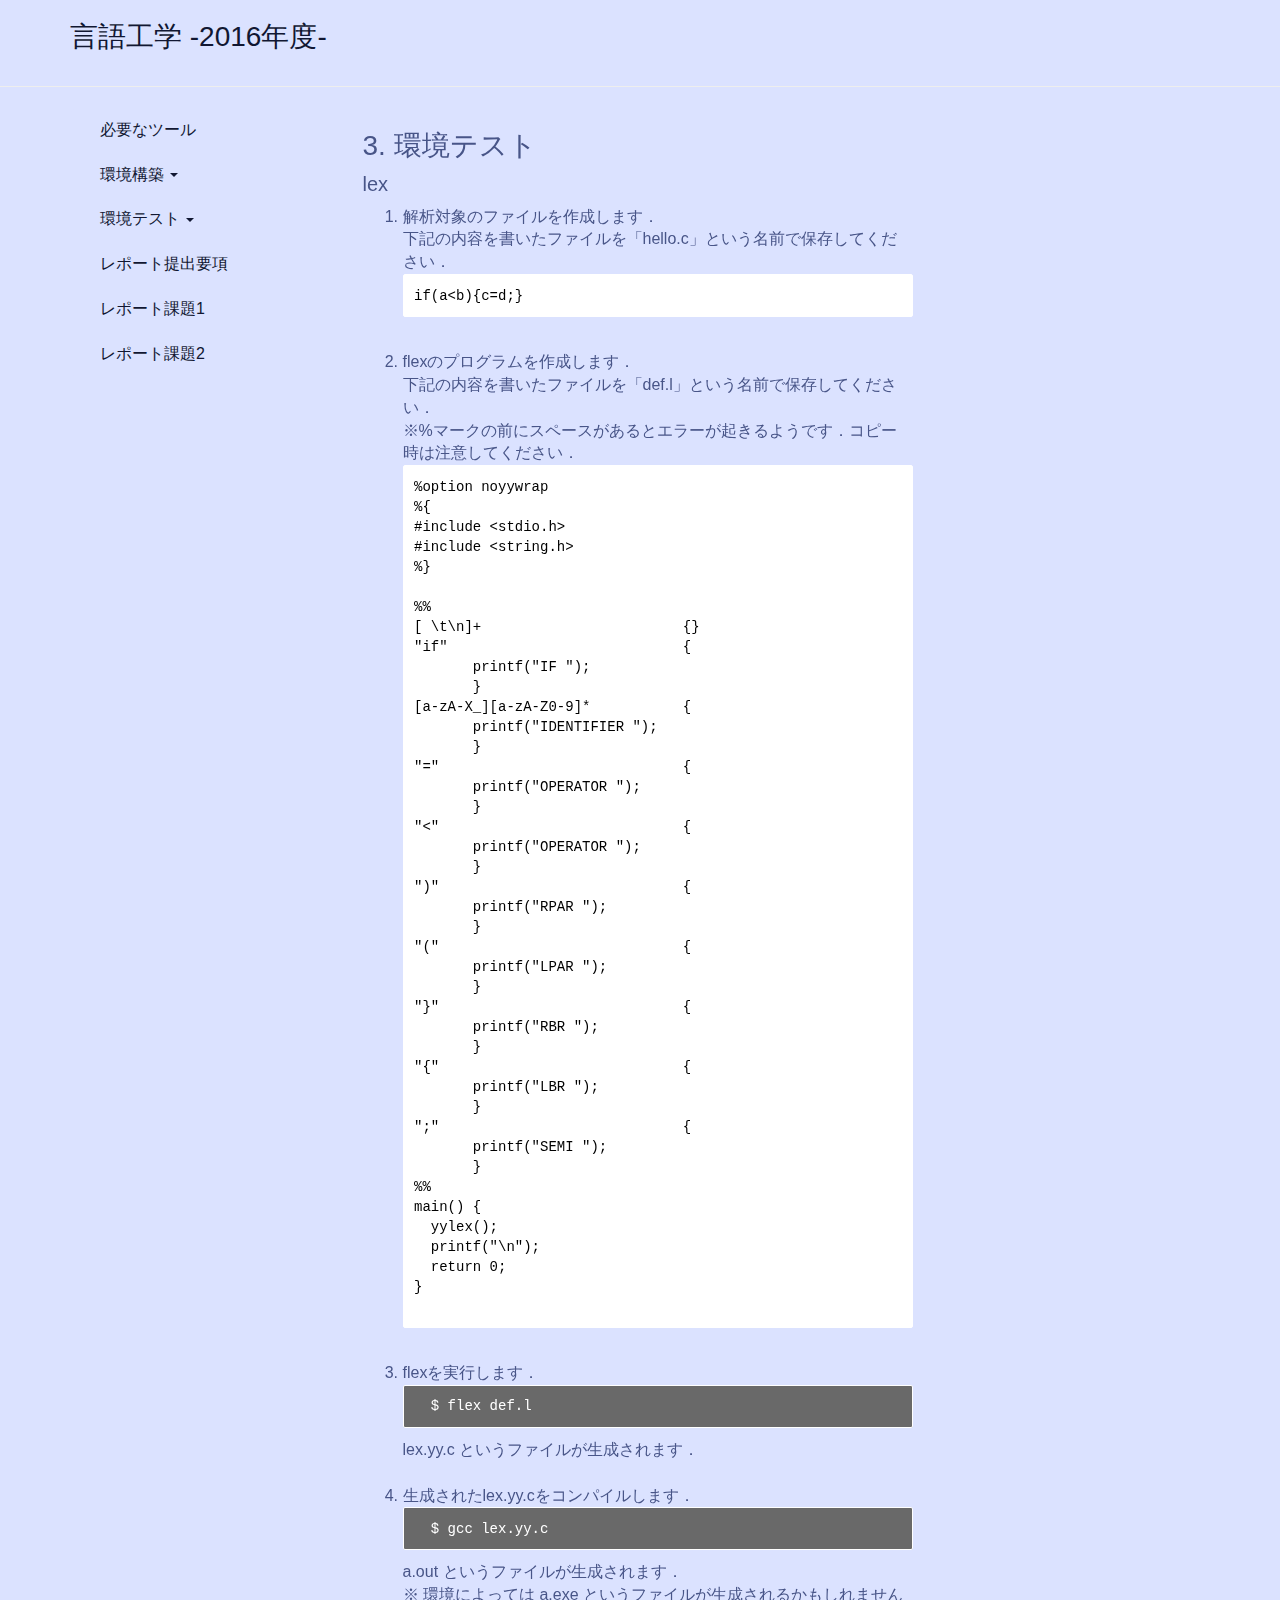
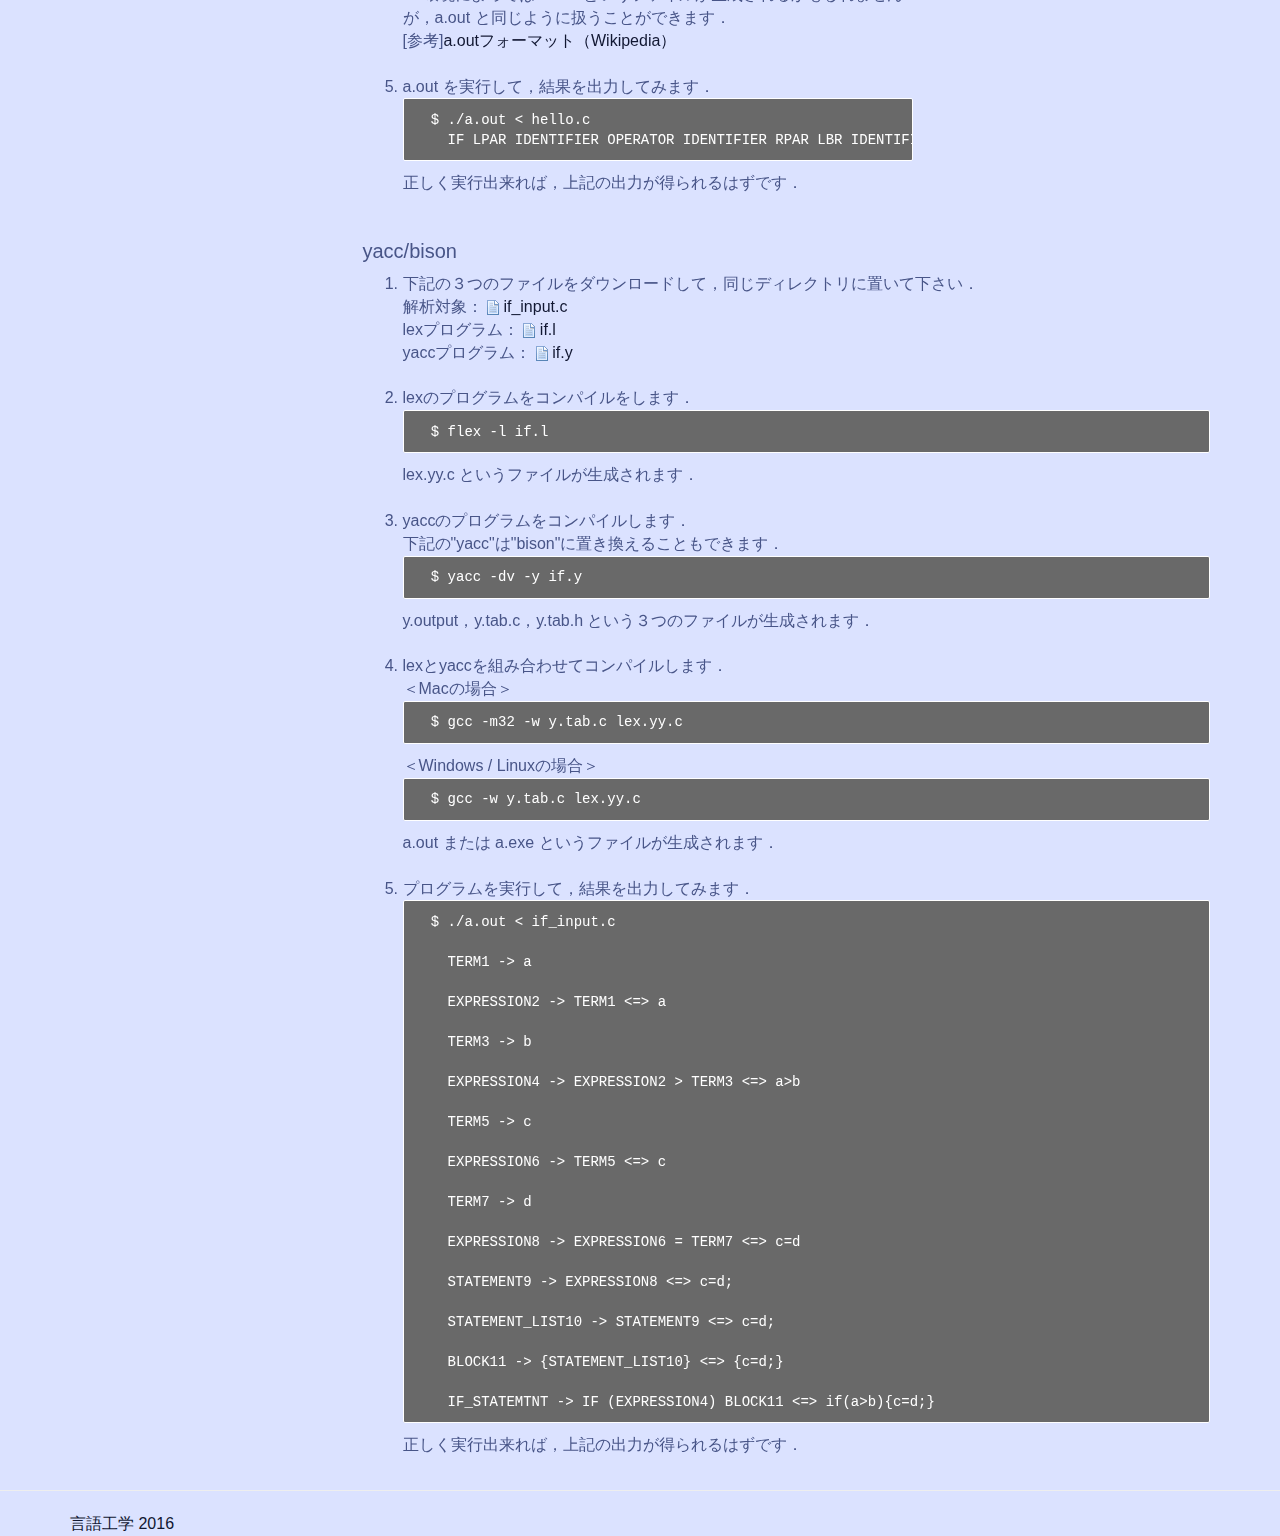
<file: test.html>
<!DOCTYPE html>
<html lang="ja">
  <head>
    <meta charset="utf-8">
    <meta name="description" content="神戸大学情報知能工学科 2015年前期 言語工学 講義ページ">
    <meta name="author" content="Takatori">
    <meta http-equiv="X-UA-Compatible" content="IE=edge">
    <meta name="viewport" content="width=device-width, initial-scale=1">

    <title>言語工学 - 環境テスト(lex)</title>

    <link href="style.css" rel="stylesheet">
    <link href="common.css" rel="stylesheet">

    <script src="https://ajax.googleapis.com/ajax/libs/jquery/1.11.3/jquery.min.js"></script>
    <script src="js/bootstrap.min.js"></script>
    <script type="text/javascript" src="js/common.js"></script>
  </head>

  <body>

    <header>
      <div class="container">
	<h3><a href="./index.html">言語工学<br class="visible-xs"> -2016年度-</a></h3>
      </div>
    </header>

    <hr>

    <div class="container">
      <div class="row">
	<div class="col-md-3">
	  <div class="menu">
	    <nav class="navbar navbar-default">
	      <div class="navbar-header">
		<button type="button" class="navbar-toggle" data-toggle="collapse" data-target="#gnavi">
		  <span class="sr-only">メニュー</span>
		  <span class="icon-bar"></span>
		  <span class="icon-bar"></span>
		  <span class="icon-bar"></span>
		</button>
	      </div>
	      <div id="gnavi" class="collapse navbar-collapse fix-sidebar">
		<ul class="nav nav-pills nav-stacked" role="complementary">
		  <li>
		    <a href="./tool.html">必要なツール</a>
		  </li>
		  <li class="dropdown">
		    <a class="dropdown-toggle" data-toggle="dropdown" href="./env.html"><span class="link-menu">環境構築</span> <span class="caret"></span></a>
		    <ul class="dropdown-menu pull-right">
		      <li><a href="./env.html#config_linux">Linux（Ubuntu）</a></li>
		      <li><a href="./env.html#config_mac">Mac</a></li>
		      <li><a href="./env.html#config_win">Windows</a></li>
		    </ul>
		  </li>
		  <li class="dropdown">
		    <a class="dropdown-toggle" data-toggle="dropdown" href="./test.html"><span class="link-menu">環境テスト</span> <span class="caret"></span></a>
		    <ul class="dropdown-menu pull-right">
		      <li><a href="./test.html#test_lex">lex</a></li>
		      <li><a href="./test.html#test_yaccbison">yacc/bison</a></li>
		    </ul>
		  </li>
		  <li><a href="./submit.html">レポート提出要項</a></li>
		  <li><a href="./report1.html">レポート課題1</a></li>
		  <li><a href="./report2.html">レポート課題2</a></li>
		</ul>
	      </div>
	    </nav>
	  </div>
	</div>

	<div class="col-md-9">
	  <div class="contents">
	    <h3>3. 環境テスト</h3>

	    <div id="test_lex">
	      <!-- 環境テスト（lex） -->
	      <h4>lex</h4>
	      <ol style="width:550px;">
		<li>
		  解析対象のファイルを作成します．<br>
		  下記の内容を書いたファイルを「hello.c」という名前で保存してください．<br>
		  <pre class="code" title="hello.c">if(a&lt;b){c=d;}</pre><br>
		</li>
		<li>
		  flexのプログラムを作成します．<br>
		  下記の内容を書いたファイルを「def.l」という名前で保存してください．<br>
		  ※%マークの前にスペースがあるとエラーが起きるようです．コピー時は注意してください．<br>
		  <pre class="code" title="def.l">
%option noyywrap
%{
#include &lt;stdio.h&gt;
#include &lt;string.h&gt;
%}

%%
[ \t\n]+                        {}
&quot;if&quot;                            {
       printf(&quot;IF &quot;);
       }
[a-zA-X_][a-zA-Z0-9]*           {
       printf(&quot;IDENTIFIER &quot;);
       }
&quot;=&quot;                             {
       printf(&quot;OPERATOR &quot;);
       }
&quot;&lt&quot;                             {
       printf(&quot;OPERATOR &quot;);
       }
&quot;)&quot                             {
       printf(&quot;RPAR &quot;);
       }
&quot;(&quot;                             {
       printf(&quot;LPAR &quot;);
       }
&quot;}&quot;                             {
       printf(&quot;RBR &quot;);
       }
&quot;{&quot;                             {
       printf(&quot;LBR &quot;);
       }
&quot;;&quot;                             {
       printf(&quot;SEMI &quot;);
       }
%%
main() {
  yylex();
  printf(&quot;\n&quot;);
  return 0;
}
		  </pre><br>
		</li>
		<li>
		  flexを実行します．<br>
		  <pre class="command">  $ flex def.l</pre>
		  lex.yy.c というファイルが生成されます．<br><br>
		</li>
		<li>
		  生成されたlex.yy.cをコンパイルします．<br>
		  <pre class="command">  $ gcc lex.yy.c</pre>
		  a.out というファイルが生成されます．<br>
		  ※ 環境によっては a.exe というファイルが生成されるかもしれませんが，a.out と同じように扱うことができます．<br>
		  [参考]<a href="http://ja.wikipedia.org/wiki/A.out%E3%83%95%E3%82%A9%E3%83%BC%E3%83%9E%E3%83%83%E3%83%88">a.outフォーマット（Wikipedia）</a><br><br>
		</li>
		<li>
		  a.out を実行して，結果を出力してみます．<br>
		  <pre class="command">  $ ./a.out < hello.c
    IF LPAR IDENTIFIER OPERATOR IDENTIFIER RPAR LBR IDENTIFIER OPERATOR IDENTIFIER SEMI RBR</pre>
		  正しく実行出来れば，上記の出力が得られるはずです．
		</li>
	      </ol>

	    </div>

	    <br>

	    <div id="test_yaccbison">
	      <!-- 環境テスト（yacc/bison） -->
	      <h4>yacc/bison</h4>
	      <ol>
		<li>
		  下記の３つのファイルをダウンロードして，同じディレクトリに置いて下さい．<br>
		    解析対象：
		  <a href="./src/if_input.c" target="_blank"><img src="./figs/ico_file2a_4.gif"> if_input.c</a><br>
		    lexプログラム：
		  <a href="./src/if.l" target="_blank"><img src="./figs/ico_file2a_4.gif"> if.l</a><br>
		    yaccプログラム：
		  <a href="./src/if.y" target="_blank"><img src="./figs/ico_file2a_4.gif"> if.y</a><br>
		</li><br>
		<li>
		  lexのプログラムをコンパイルをします．<br>
		  <pre class="command">  $ flex -l if.l</pre>
		  lex.yy.c というファイルが生成されます．<br><br>
		</li>
		<li>
		  yaccのプログラムをコンパイルします．<br>
		  下記の"yacc"は"bison"に置き換えることもできます．
		  <pre class="command">  $ yacc -dv -y if.y</pre>
		  y.output，y.tab.c，y.tab.h という３つのファイルが生成されます．<br><br>
		</li>
		<li>
		  lexとyaccを組み合わせてコンパイルします．<br>
		  ＜Macの場合＞
		  <pre class="command">  $ gcc -m32 -w y.tab.c lex.yy.c</pre>
		  ＜Windows / Linuxの場合＞
		  <pre class="command">  $ gcc -w y.tab.c lex.yy.c</pre>
		  a.out または a.exe というファイルが生成されます．
		</li><br>
		<li>
		  プログラムを実行して，結果を出力してみます．<br>
		  <pre class="command">  $ ./a.out &lt if_input.c

    TERM1 -&gt a

    EXPRESSION2 -&gt TERM1 &lt=&gt a

    TERM3 -&gt b

    EXPRESSION4 -&gt EXPRESSION2 &gt TERM3 &lt=&gt a&gtb

    TERM5 -&gt c

    EXPRESSION6 -&gt TERM5 &lt=&gt c

    TERM7 -&gt d

    EXPRESSION8 -&gt EXPRESSION6 = TERM7 &lt=&gt c=d

    STATEMENT9 -&gt EXPRESSION8 &lt=&gt c=d;

    STATEMENT_LIST10 -&gt STATEMENT9 &lt=&gt c=d;

    BLOCK11 -&gt {STATEMENT_LIST10} &lt=&gt {c=d;}

    IF_STATEMTNT -&gt IF (EXPRESSION4) BLOCK11 &lt=&gt if(a&gt;b){c=d;}</pre>
		  正しく実行出来れば，上記の出力が得られるはずです．
		</li>
	    </ol>
	    </div>
	  </div>
	</div>
    </div>
    </div>

    <hr>
    <footer>
    <div class="container">
	<a href="./index.html">言語工学 2016</a><br>
    </div>
    </footer>

  </body>

</html>
</file>
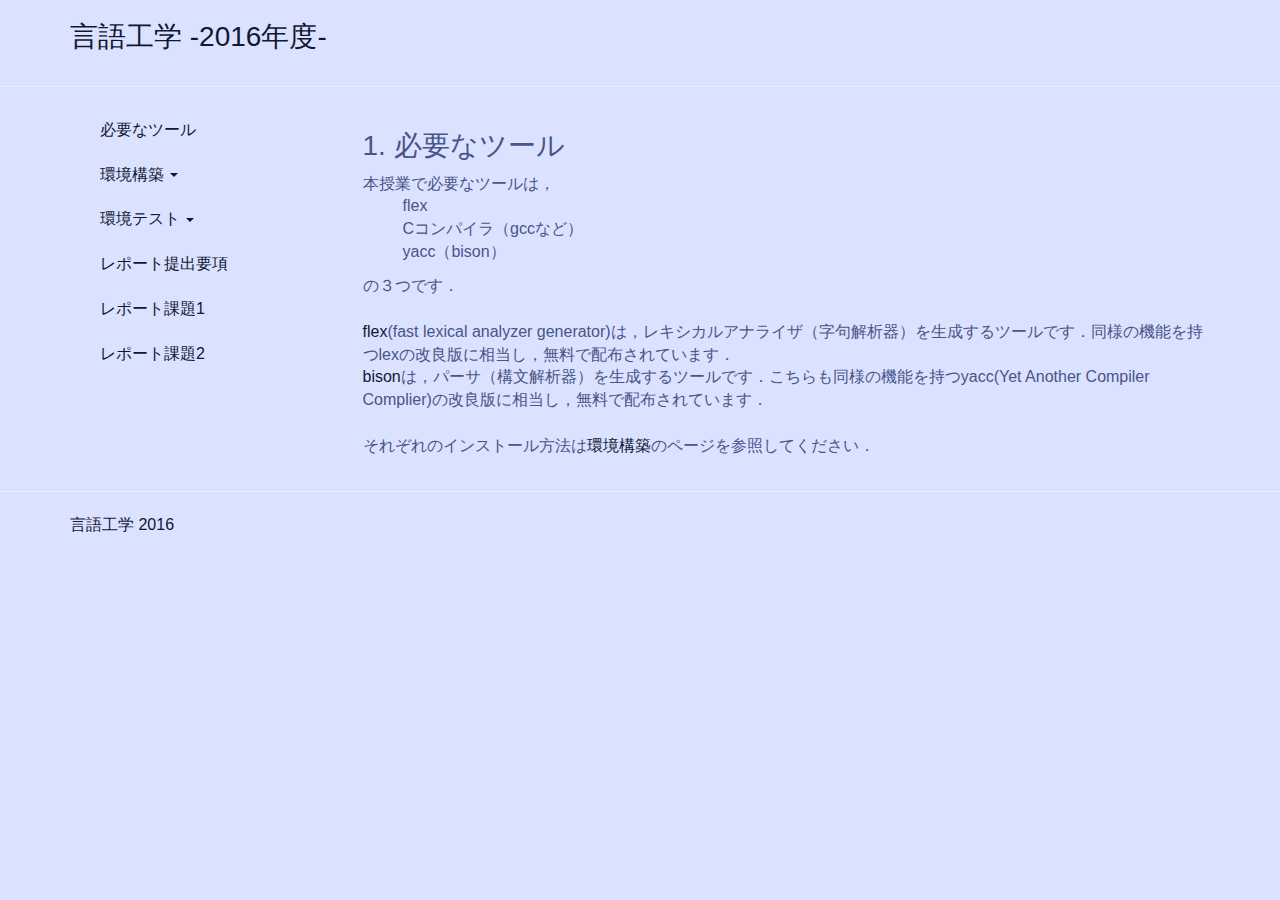
<file: tool.html>
<!DOCTYPE html>
<html lang="ja">
  <head>
    <meta charset="utf-8">
    <meta name="description" content="神戸大学情報知能工学科 2015年前期 言語工学 講義ページ">
    <meta name="author" content="Takatori">
    <meta http-equiv="X-UA-Compatible" content="IE=edge">
    <meta name="viewport" content="width=device-width, initial-scale=1">
    
    <title>言語工学 - 必要なツール</title>

    <link href="style.css" rel="stylesheet">
    <link href="common.css" rel="stylesheet">

    <script src="https://ajax.googleapis.com/ajax/libs/jquery/1.11.3/jquery.min.js"></script>
    <script src="js/bootstrap.min.js"></script>
    <script type="text/javascript" src="js/common.js"></script>
  </head>

  <body>

    <header>
      <div class="container">
	<h3><a href="./index.html">言語工学<br class="visible-xs"> -2016年度-</a></h3>
      </div>
    </header>

    <hr>

    <div class="container">
      <div class="row">
	<div class="col-md-3">
	  <div class="menu">
	    <nav class="navbar navbar-default">
	      <div class="navbar-header">
		<button type="button" class="navbar-toggle" data-toggle="collapse" data-target="#gnavi">
		  <span class="sr-only">メニュー</span>
		  <span class="icon-bar"></span>
		  <span class="icon-bar"></span>
		  <span class="icon-bar"></span>
		</button>
	      </div>
	      <div id="gnavi" class="collapse navbar-collapse fix-sidebar">
		<ul class="nav nav-pills nav-stacked" role="complementary">
		  <li>
		    <a href="./tool.html">必要なツール</a>
		  </li>
		  <li class="dropdown">
		    <a class="dropdown-toggle" data-toggle="dropdown" href="./env.html"><span class="link-menu">環境構築</span> <span class="caret"></span></a>
		    <ul class="dropdown-menu pull-right">
		      <li><a href="./env.html#config_linux">Linux（Ubuntu）</a></li>
		      <li><a href="./env.html#config_mac">Mac</a></li>
		      <li><a href="./env.html#config_win">Windows</a></li>
		    </ul>
		  </li>
		  <li class="dropdown">
		    <a class="dropdown-toggle" data-toggle="dropdown" href="./test.html"><span class="link-menu">環境テスト</span> <span class="caret"></span></a>
		    <ul class="dropdown-menu pull-right">
		      <li><a href="./test.html#test_lex">lex</a></li>
		      <li><a href="./test.html#test_yaccbison">yacc/bison</a></li>
		    </ul>
		  </li>
		  <li><a href="./submit.html">レポート提出要項</a></li>
		  <li><a href="./report1.html">レポート課題1</a></li>
		  <li><a href="./report2.html">レポート課題2</a></li>
		</ul>
	      </div>
	    </nav>
	  </div>
	</div>

	<div class="col-md-9">
	  <div class="contents">
	    <h3>1. 必要なツール</h3>
	    本授業で必要なツールは，<br>
	    <ul type="none">
	      <li>flex</li>
	      <li>Cコンパイラ（gccなど）</li>
	      <li>yacc（bison）</li>
	    </ul>
	    の３つです．<br><br>

	    <p>
	      <a href="http://flex.sourceforge.net/">flex</a>(fast lexical analyzer generator)は，レキシカルアナライザ（字句解析器）を生成するツールです．同様の機能を持つlexの改良版に相当し，無料で配布されています．<br>
	      <a href="http://www.gnu.org/software/bison/">bison</a>は，パーサ（構文解析器）を生成するツールです．こちらも同様の機能を持つyacc(Yet Another Compiler Complier)の改良版に相当し，無料で配布されています．<br>
	      <br>
	      それぞれのインストール方法は<a href="./env.html">環境構築</a>のページを参照してください．
	    </p>


	  </div>
	</div>

      </div>
    </div>

    <hr>

    <footer>
      <div class="container">
	<a href="./index.html">言語工学 2016</a><br>
      </div>
    </footer>

  </body>

</html>
</file>
<file: common.css>
/* affix */
.fix-sidebar.affix {
    position: fixed;
    top: 20px;
}
.fix-sidebar.affix-bottom {
    position: absolute;
}

/* ul.nav li.dropdown:hover > ul.dropdown-menu { */
/*     display: block; */
/* } */
</file>
